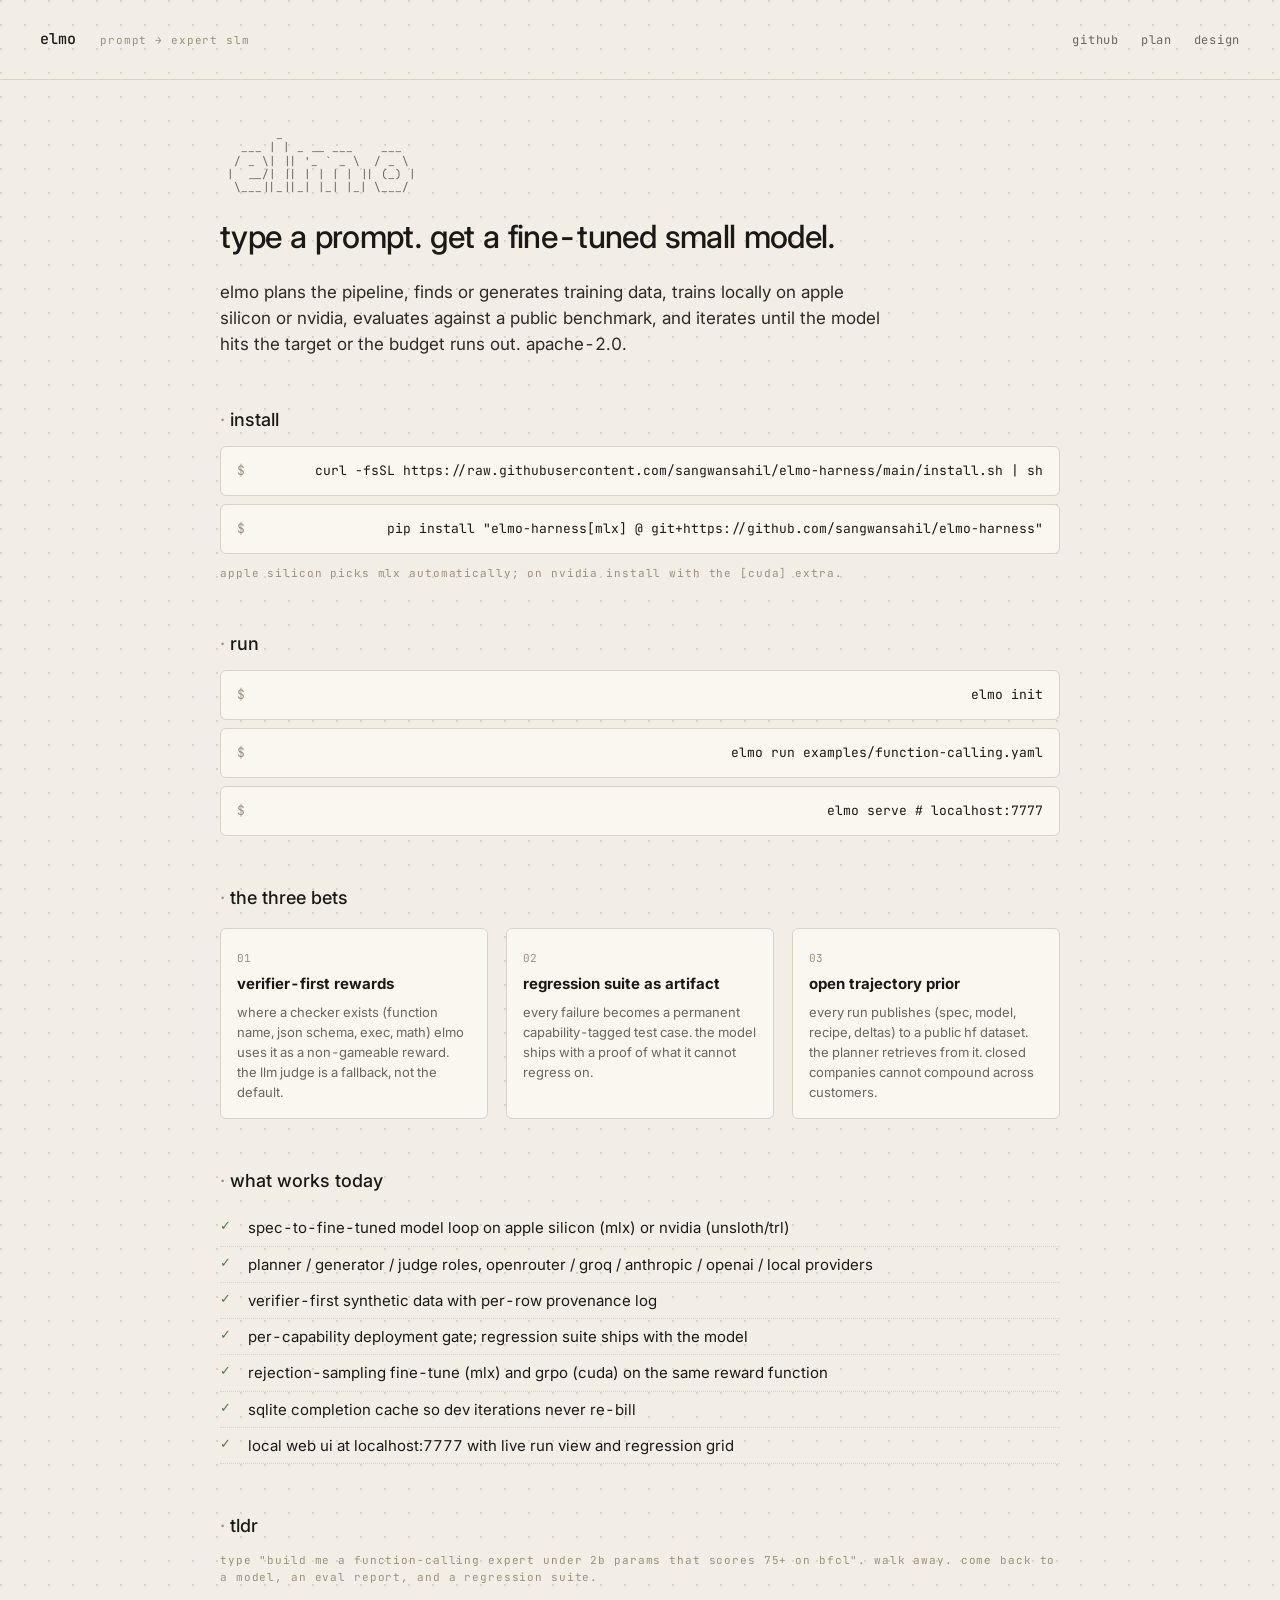
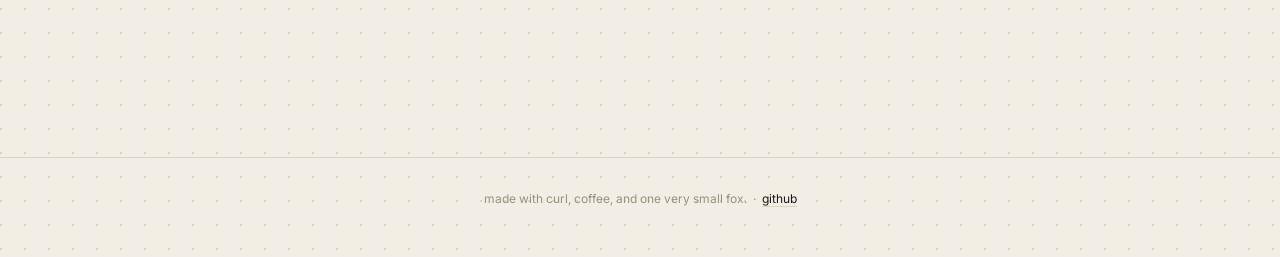
<file: docs/index.html>
<!doctype html>
<html lang="en">
<head>
<meta charset="utf-8" />
<meta name="viewport" content="width=device-width, initial-scale=1" />
<title>elmo — prompt to expert slm</title>
<meta name="description" content="open-source closed-loop harness that turns a prompt into a fine-tuned small language model. runs on any laptop." />
<link rel="preconnect" href="https://fonts.gstatic.com" crossorigin />
<link rel="stylesheet" href="https://fonts.googleapis.com/css2?family=Inter:wght@400;500&family=JetBrains+Mono:wght@400;500&display=swap" />
<style>
:root {
  --bg: #F2EEE5;
  --surface: #FAF7F1;
  --ink: #1B1916;
  --ink-2: #2E2A24;
  --ink-muted: #6C665D;
  --ink-fade: #98917F;
  --hairline: #DAD3C4;
  --accent: #B45309;
  --pass: #4E7A51;
}
@media (prefers-color-scheme: dark) {
  :root {
    --bg: #14110D; --surface: #1C1814;
    --ink: #E9E2D4; --ink-2: #C9C0AE;
    --ink-muted: #968D7E; --ink-fade: #6B6357;
    --hairline: #2E2922; --accent: #E0A458; --pass: #8AB48D;
  }
}
* { box-sizing: border-box; }
html, body { margin: 0; padding: 0; }
body {
  background:
    radial-gradient(circle at 1px 1px, var(--hairline) 1px, transparent 0)
    0 0 / 24px 24px var(--bg);
  color: var(--ink);
  font-family: "Inter", -apple-system, system-ui, sans-serif;
  font-size: 15px;
  line-height: 1.55;
  font-feature-settings: "tnum";
  min-height: 100vh;
}
.mo { font-family: "JetBrains Mono", ui-monospace, monospace; font-variant-numeric: tabular-nums; }
.micro { font-family: "JetBrains Mono", ui-monospace, monospace; font-size: 11px; letter-spacing: 0.08em; color: var(--ink-fade); text-transform: lowercase; }
a { color: var(--ink); text-decoration: none; border-bottom: 1px solid var(--hairline); }
a:hover { color: var(--accent); border-bottom-color: var(--accent); }
header { padding: 28px 40px; display: flex; align-items: baseline; gap: 24px; border-bottom: 1px solid var(--hairline); }
header .logo { font-family: "JetBrains Mono", monospace; font-weight: 500; font-size: 15px; }
header nav { margin-left: auto; display: flex; gap: 22px; font-family: "JetBrains Mono", monospace; font-size: 12px; letter-spacing: 0.06em; color: var(--ink-muted); }
header nav a { border: none; color: var(--ink-muted); }
header nav a:hover { color: var(--accent); }

main { max-width: 920px; margin: 0 auto; padding: 48px 40px 96px; }

h1 { font-size: 32px; font-weight: 500; letter-spacing: -0.02em; margin: 0 0 8px; }
h2 { font-size: 18px; font-weight: 500; margin: 48px 0 12px; color: var(--ink); }
h2::before { content: "·  "; color: var(--ink-fade); }
h3 { font-family: "JetBrains Mono", monospace; font-size: 12px; letter-spacing: 0.08em; color: var(--ink-fade); text-transform: lowercase; margin: 24px 0 8px; }

.lead { font-size: 17px; color: var(--ink-2); max-width: 60ch; }
.hero { margin-bottom: 8px; }
.hero pre {
  font-family: "JetBrains Mono", monospace; font-size: 11px;
  line-height: 1.2; color: var(--ink-muted); margin: 0 0 18px; white-space: pre;
}

.cmd {
  background: var(--surface);
  border: 1px solid var(--hairline);
  border-radius: 6px;
  padding: 14px 16px;
  font-family: "JetBrains Mono", monospace; font-size: 13px;
  color: var(--ink); margin: 8px 0;
  display: flex; align-items: center; justify-content: space-between;
}
.cmd::before { content: "$  "; color: var(--ink-fade); }
.cmd:hover { border-color: var(--accent); }

ul.checks { list-style: none; padding: 0; }
ul.checks li { display: grid; grid-template-columns: 18px 1fr; gap: 10px; padding: 6px 0; border-bottom: 1px dotted var(--hairline); }
ul.checks li::before { content: "✓"; color: var(--pass); font-family: "JetBrains Mono", monospace; font-size: 13px; }

.three { display: grid; grid-template-columns: 1fr 1fr 1fr; gap: 18px; margin-top: 16px; }
.three .card {
  background: var(--surface); border: 1px solid var(--hairline); border-radius: 6px;
  padding: 16px;
}
.three .card .n { font-family: "JetBrains Mono", monospace; font-size: 11px; color: var(--ink-fade); }
.three .card h3 { font-family: inherit; color: var(--ink); font-size: 15px; text-transform: none; letter-spacing: 0; margin: 4px 0 6px; }
.three .card p { font-size: 13px; color: var(--ink-muted); margin: 0; }
@media (max-width: 640px) { .three { grid-template-columns: 1fr; } header nav { display: none; } main { padding: 32px 24px 64px; } }

footer { text-align: center; padding: 32px 0 48px; color: var(--ink-fade); border-top: 1px solid var(--hairline); margin-top: 64px; font-size: 12px; }
</style>
</head>
<body>
<header>
  <span class="logo">elmo</span>
  <span class="micro">prompt &rarr; expert slm</span>
  <nav>
    <a href="https://github.com/sangwansahil/elmo-harness">github</a>
    <a href="https://github.com/sangwansahil/elmo-harness/blob/main/PLAN.md">plan</a>
    <a href="https://github.com/sangwansahil/elmo-harness/blob/main/DESIGN.md">design</a>
  </nav>
</header>

<main>
<section class="hero">
<pre>        _
   ___ | | _ __ ___    ___
  / _ \| || '_ ` _ \  / _ \
 |  __/| || | | | | || (_) |
  \___||_||_| |_| |_| \___/
</pre>
<h1>type a prompt. get a fine-tuned small model.</h1>
<p class="lead">elmo plans the pipeline, finds or generates training data, trains locally on apple silicon or nvidia, evaluates against a public benchmark, and iterates until the model hits the target or the budget runs out. apache-2.0.</p>
</section>

<h2>install</h2>
<div class="cmd">curl -fsSL https://raw.githubusercontent.com/sangwansahil/elmo-harness/main/install.sh | sh</div>
<div class="cmd">pip install "elmo-harness[mlx] @ git+https://github.com/sangwansahil/elmo-harness"</div>
<p class="micro">apple silicon picks mlx automatically; on nvidia install with the [cuda] extra.</p>

<h2>run</h2>
<div class="cmd">elmo init</div>
<div class="cmd">elmo run examples/function-calling.yaml</div>
<div class="cmd">elmo serve  # localhost:7777</div>

<h2>the three bets</h2>
<div class="three">
  <div class="card">
    <span class="n">01</span>
    <h3>verifier-first rewards</h3>
    <p>where a checker exists (function name, json schema, exec, math) elmo uses it as a non-gameable reward. the llm judge is a fallback, not the default.</p>
  </div>
  <div class="card">
    <span class="n">02</span>
    <h3>regression suite as artifact</h3>
    <p>every failure becomes a permanent capability-tagged test case. the model ships with a proof of what it cannot regress on.</p>
  </div>
  <div class="card">
    <span class="n">03</span>
    <h3>open trajectory prior</h3>
    <p>every run publishes (spec, model, recipe, deltas) to a public hf dataset. the planner retrieves from it. closed companies cannot compound across customers.</p>
  </div>
</div>

<h2>what works today</h2>
<ul class="checks">
  <li>spec-to-fine-tuned model loop on apple silicon (mlx) or nvidia (unsloth/trl)</li>
  <li>planner / generator / judge roles, openrouter / groq / anthropic / openai / local providers</li>
  <li>verifier-first synthetic data with per-row provenance log</li>
  <li>per-capability deployment gate; regression suite ships with the model</li>
  <li>rejection-sampling fine-tune (mlx) and grpo (cuda) on the same reward function</li>
  <li>sqlite completion cache so dev iterations never re-bill</li>
  <li>local web ui at localhost:7777 with live run view and regression grid</li>
</ul>

<h2>tldr</h2>
<p class="micro">type "build me a function-calling expert under 2b params that scores 75+ on bfcl". walk away. come back to a model, an eval report, and a regression suite.</p>

</main>

<footer>
made with curl, coffee, and one very small fox.
&nbsp;·&nbsp; <a href="https://github.com/sangwansahil/elmo-harness">github</a>
</footer>
</body>
</html>
</file>
